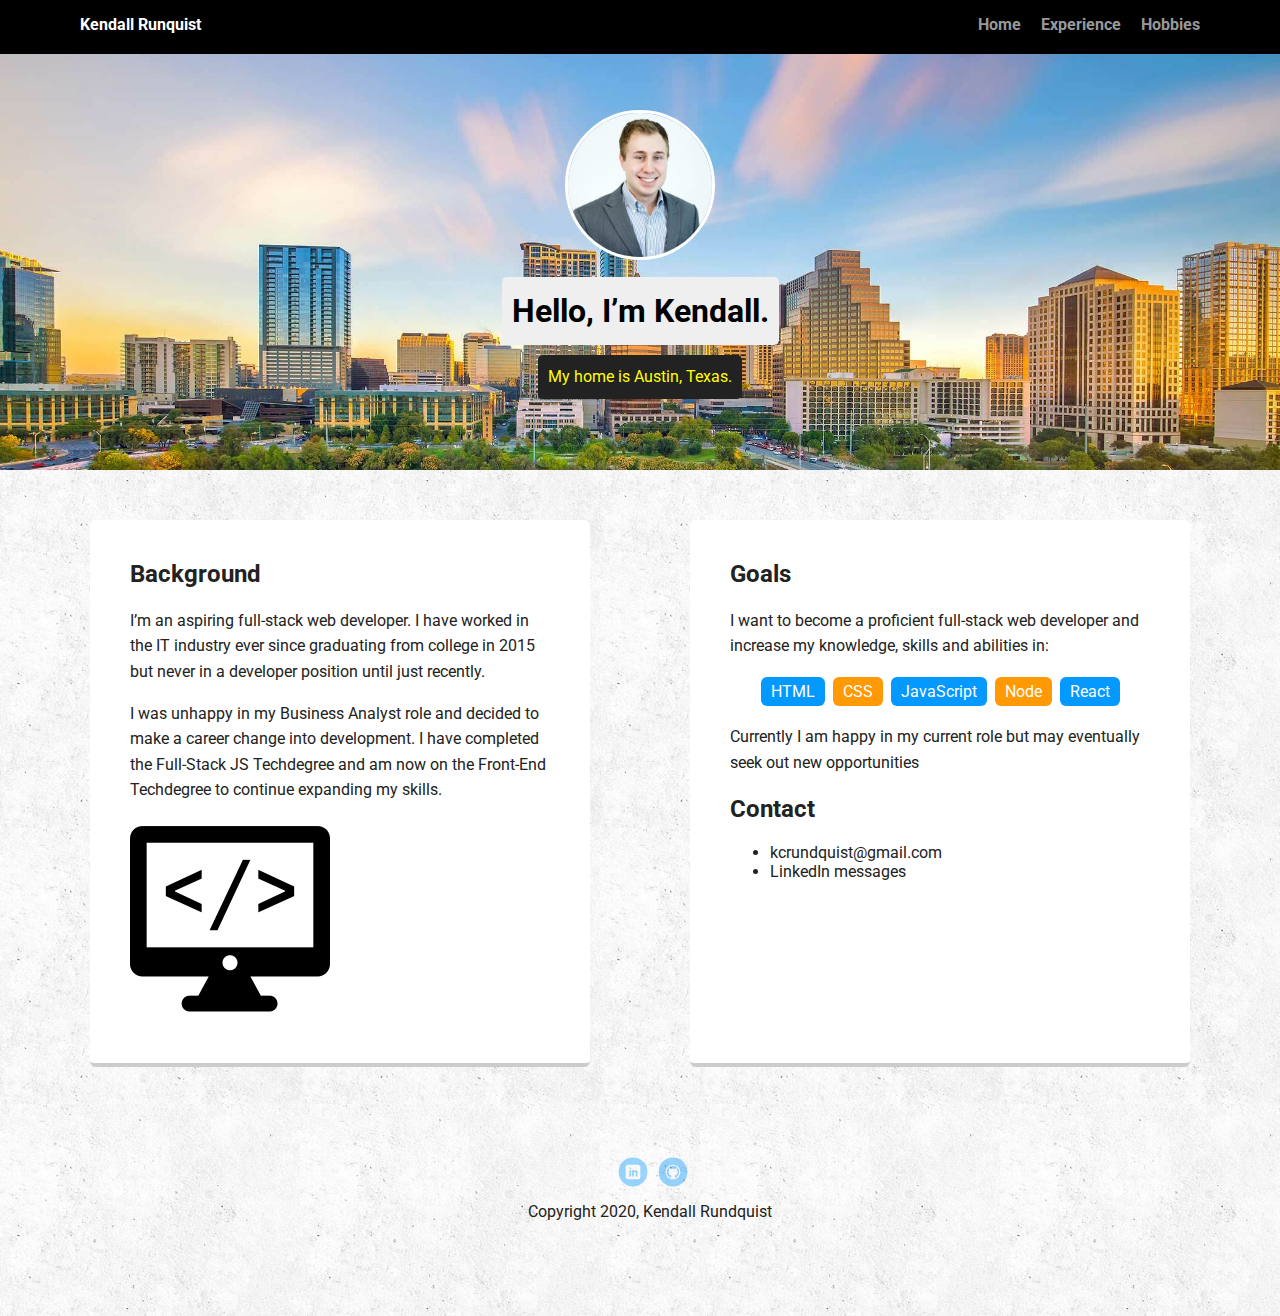
<file: index.html>
<!doctype html>
<html lang="en">
<head>
  <meta charset="utf-8">
  <title>Kendall Rundquist's Profile</title>
  <meta name="viewport" content="width=device-width, initial-scale=1.0">
  <link rel="stylesheet" href="styles.css">
  <link href="https://fonts.googleapis.com/css?family=Muli%7CRoboto:400,300,500,700,900" rel="stylesheet"></head>
  <body>

    <nav class="main-nav">
        <ul class="nav">
          <li class="name">Kendall Runquist</li>
          <li><a href="index.html">Home</a></li>
          <li><a href="experience.html">Experience</a></li>
          <li><a href="hobbies.html">Hobbies</a></li>
        </ul>
      </nav>

    <header>
      <img src="images/profile.jpg" alt="Picture of Kendall Rundquist" class="profile-image">
      <h1 class="tag name">Hello, I’m Kendall.</h1>
      <p class="tag location">My home is Austin, Texas.</p>
    </header>

    <main class="flex">
      <section class="card">
        <h2>Background</h2>
        <p>I’m an aspiring full-stack web developer. I have worked in the IT industry ever since graduating from college in 2015 but never in a developer position until just recently.</p>
        <p>I was unhappy in my Business Analyst role and decided to make a career change into development.  I have completed the Full-Stack JS Techdegree and am now on the Front-End Techdegree to continue expanding my skills.</p>
        <img src="images/1091920-200.png"/>
      </section> 

      <section class="card">
        <h2>Goals</h2>
        <p>I want to become a proficient full-stack web developer and increase my knowledge, skills and abilities in:</p>
        <ul class="skills">
          <li>HTML</li>
          <li>CSS</li>
          <li>JavaScript</li>
          <li>Node</li>
          <li>React</li>
        </ul>
        <p>Currently I am happy in my current role but may eventually seek out new opportunities</p>
        <h2>Contact</h2>
        <ul>
          <li>kcrundquist@gmail.com</li>
          <li>LinkedIn messages</li>
        </ul>
      </section> 

    </main>
    <footer>
      <ul>
        <li><a href="https://www.linkedin.com/in/kendall-rundquist-ab665467/" class="social linkedin" target="_blank">LinkedIn</a></li>
        <li><a href="https://github.com/Tythyrn" class="social github" target="_blank">Github</a></li>
      </ul>
      <p class="copyright">Copyright 2020, Kendall Rundquist</p>
    </footer>
  </body>
  </html>
</file>
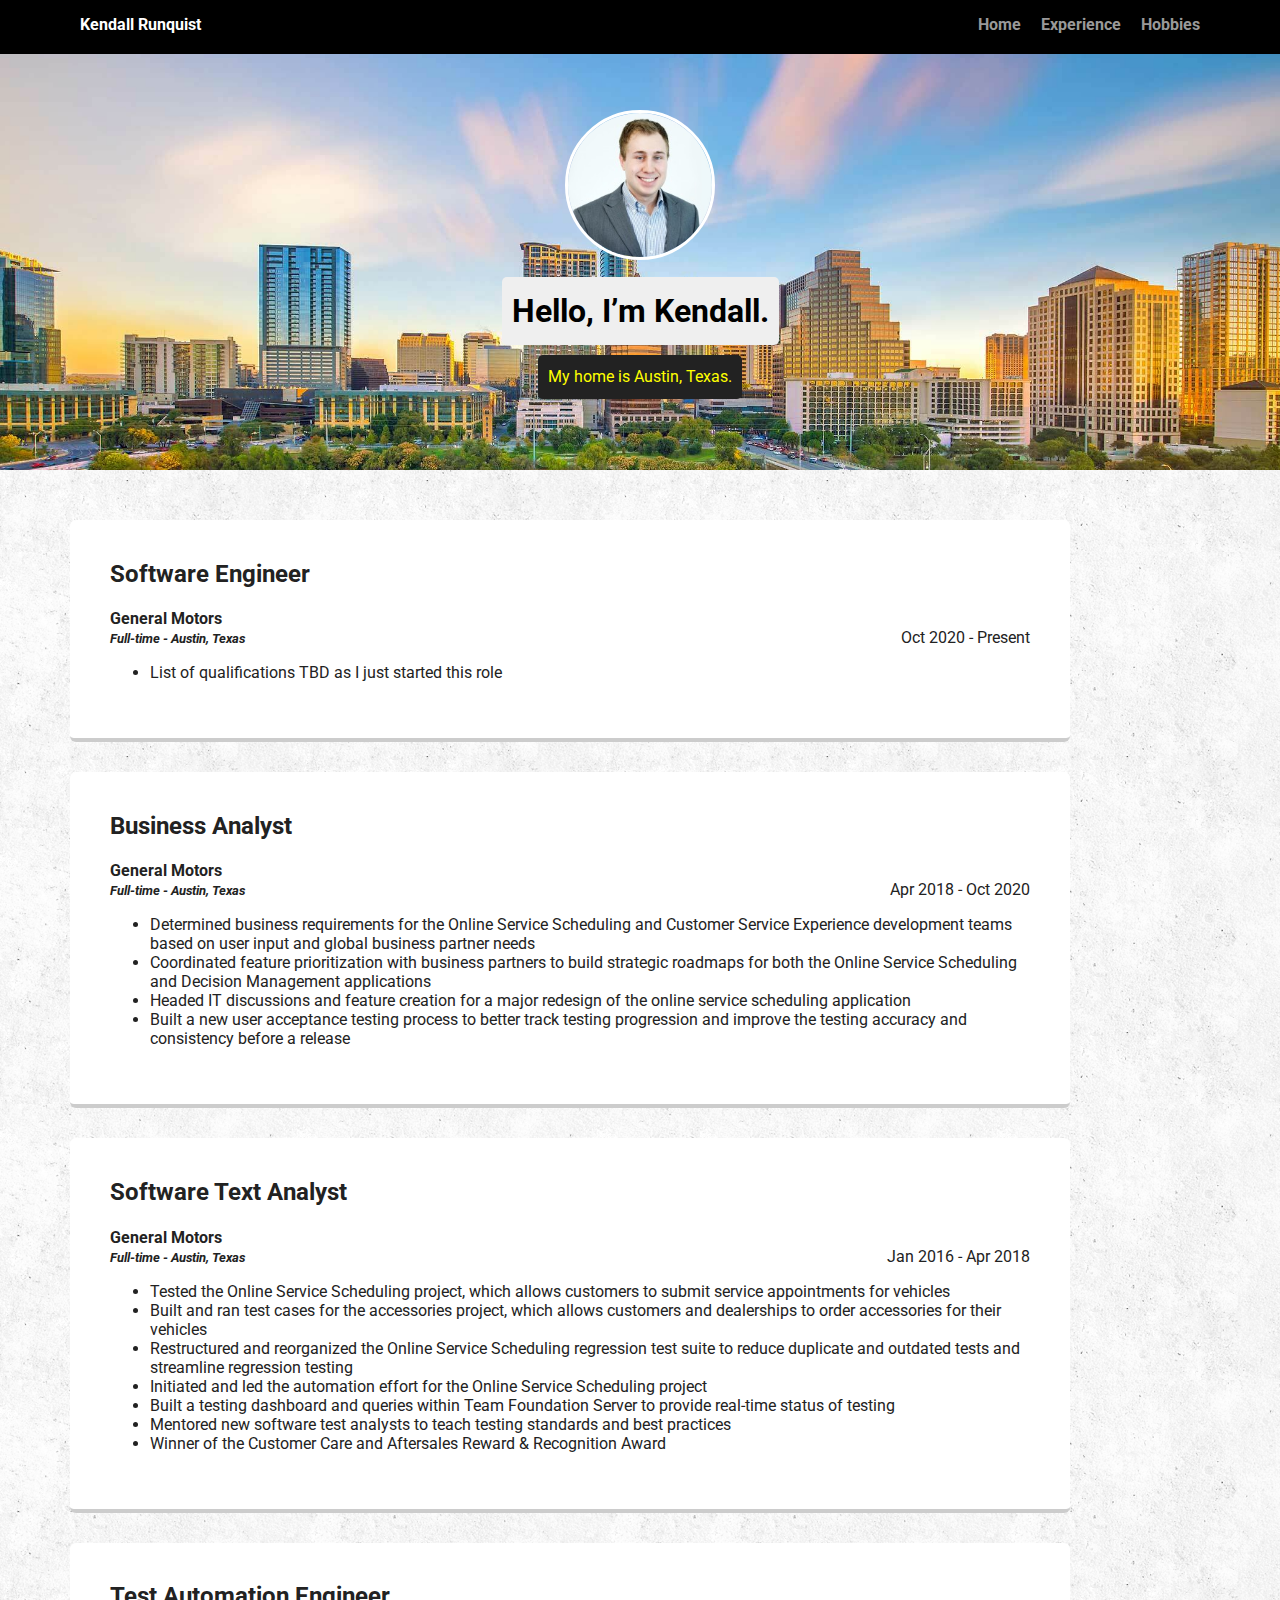
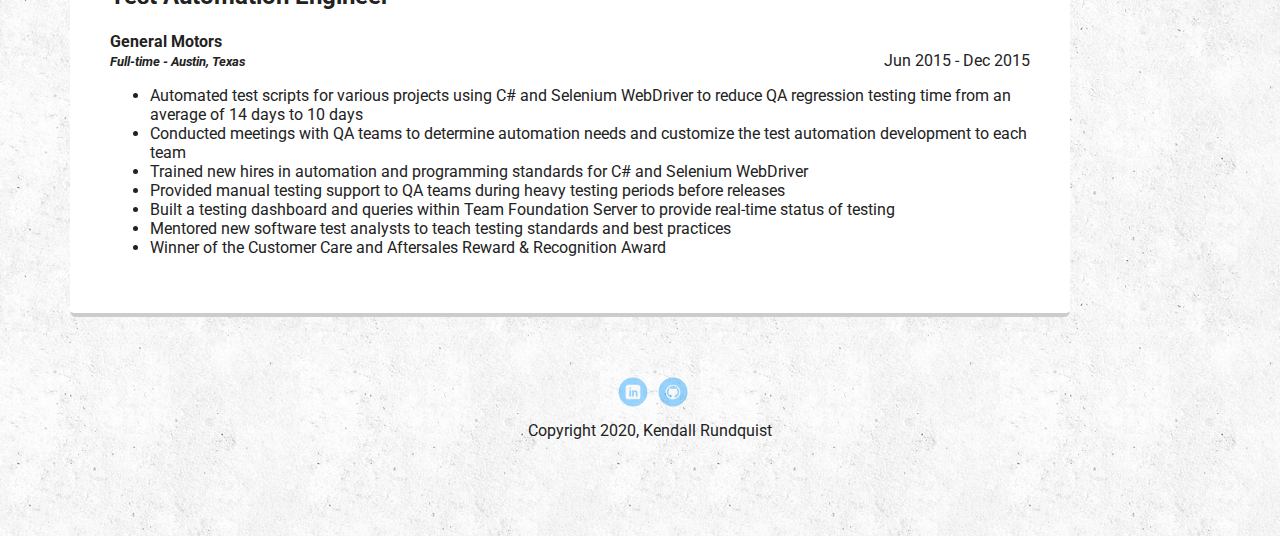
<file: experience.html>
<!doctype html>
<html lang="en">
<head>
  <meta charset="utf-8">
  <title>Kendall Rundquist's Profile</title>
  <meta name="viewport" content="width=device-width, initial-scale=1.0">
  <link rel="stylesheet" href="styles.css">
  <link href="https://fonts.googleapis.com/css?family=Muli%7CRoboto:400,300,500,700,900" rel="stylesheet"></head>
  <body>

    <nav class="main-nav">
        <ul class="nav">
          <li class="name">Kendall Runquist</li>
          <li><a href="index.html">Home</a></li>
          <li><a href="experience.html">Experience</a></li>
          <li><a href="hobbies.html">Hobbies</a></li>
        </ul>
      </nav>

    <header>
      <img src="images/profile.jpg" alt="Picture of Kendall Rundquist" class="profile-image">
      <h1 class="tag name">Hello, I’m Kendall.</h1>
      <p class="tag location">My home is Austin, Texas.</p>
    </header>

    <main class="flex-exp">
      <section class="exp-card">
        <h2>Software Engineer</h2>
        <h4>General Motors</h4>
        <h5><em>Full-time - Austin, Texas</em></h5><span class="rightalign">Oct 2020 - Present</span>
        <ul>
          <li>List of qualifications TBD as I just started this role</li>
        </ul>
      </section>
      <section class="exp-card">
        <h2>Business Analyst</h2>
        <h4>General Motors</h4>
        <h5><em>Full-time - Austin, Texas</em></h5><span class="rightalign">Apr 2018 - Oct 2020</span>
        <ul>
          <li>Determined business requirements for the Online Service Scheduling and Customer Service Experience development teams based on user input and global business partner needs</li>
          <li>Coordinated feature prioritization with business partners to build strategic roadmaps for both the Online Service Scheduling and Decision Management applications</li>
          <li>Headed IT discussions and feature creation for a major redesign of the online service scheduling application</li>
          <li>Built a new user acceptance testing process to better track testing progression and improve the testing accuracy and consistency before a release</li>
        </ul>
      </section>
      <section class="exp-card">
        <h2>Software Text Analyst</h2>
        <h4>General Motors</h4>
        <h5><em>Full-time - Austin, Texas</em></h5><span class="rightalign">Jan 2016 - Apr 2018</span>
        <ul>
          <li>Tested the Online Service Scheduling project, which allows customers to submit service appointments for vehicles</li>
          <li>Built and ran test cases for the accessories project, which allows customers and dealerships to order accessories for their vehicles</li>
          <li>Restructured and reorganized the Online Service Scheduling regression test suite to reduce duplicate and outdated tests and streamline regression testing</li>
          <li>Initiated and led the automation effort for the Online Service Scheduling project</li>
          <li>Built a testing dashboard and queries within Team Foundation Server to provide real-time status of testing</li>
          <li>Mentored new software test analysts to teach testing standards and best practices</li>
          <li>Winner of the Customer Care and Aftersales Reward & Recognition Award</li>
        </ul>
      </section>
      <section class="exp-card">
        <h2>Test Automation Engineer</h2>
        <h4>General Motors</h4>
        <h5><em>Full-time - Austin, Texas</em></h5><span class="rightalign">Jun 2015 - Dec 2015</span>
        <ul>
          <li>Automated test scripts for various projects using C# and Selenium WebDriver to reduce QA regression testing time from an average of 14 days to 10 days</li>
          <li>Conducted meetings with QA teams to determine automation needs and customize the test automation development to each team</li>
          <li>Trained new hires in automation and programming standards for C# and Selenium WebDriver</li>
          <li>Provided manual testing support to QA teams during heavy testing periods before releases</li>
          <li>Built a testing dashboard and queries within Team Foundation Server to provide real-time status of testing</li>
          <li>Mentored new software test analysts to teach testing standards and best practices</li>
          <li>Winner of the Customer Care and Aftersales Reward & Recognition Award</li>
        </ul>
      </section>
    </main>
    <footer>
      <ul>
        <li><a href="https://www.linkedin.com/in/kendall-rundquist-ab665467/" class="social linkedin" target="_blank">LinkedIn</a></li>
        <li><a href="https://github.com/Tythyrn" class="social github" target="_blank">Github</a></li>
      </ul>
      <p class="copyright">Copyright 2020, Kendall Rundquist</p>
    </footer>
  </body>
</html>
</file>
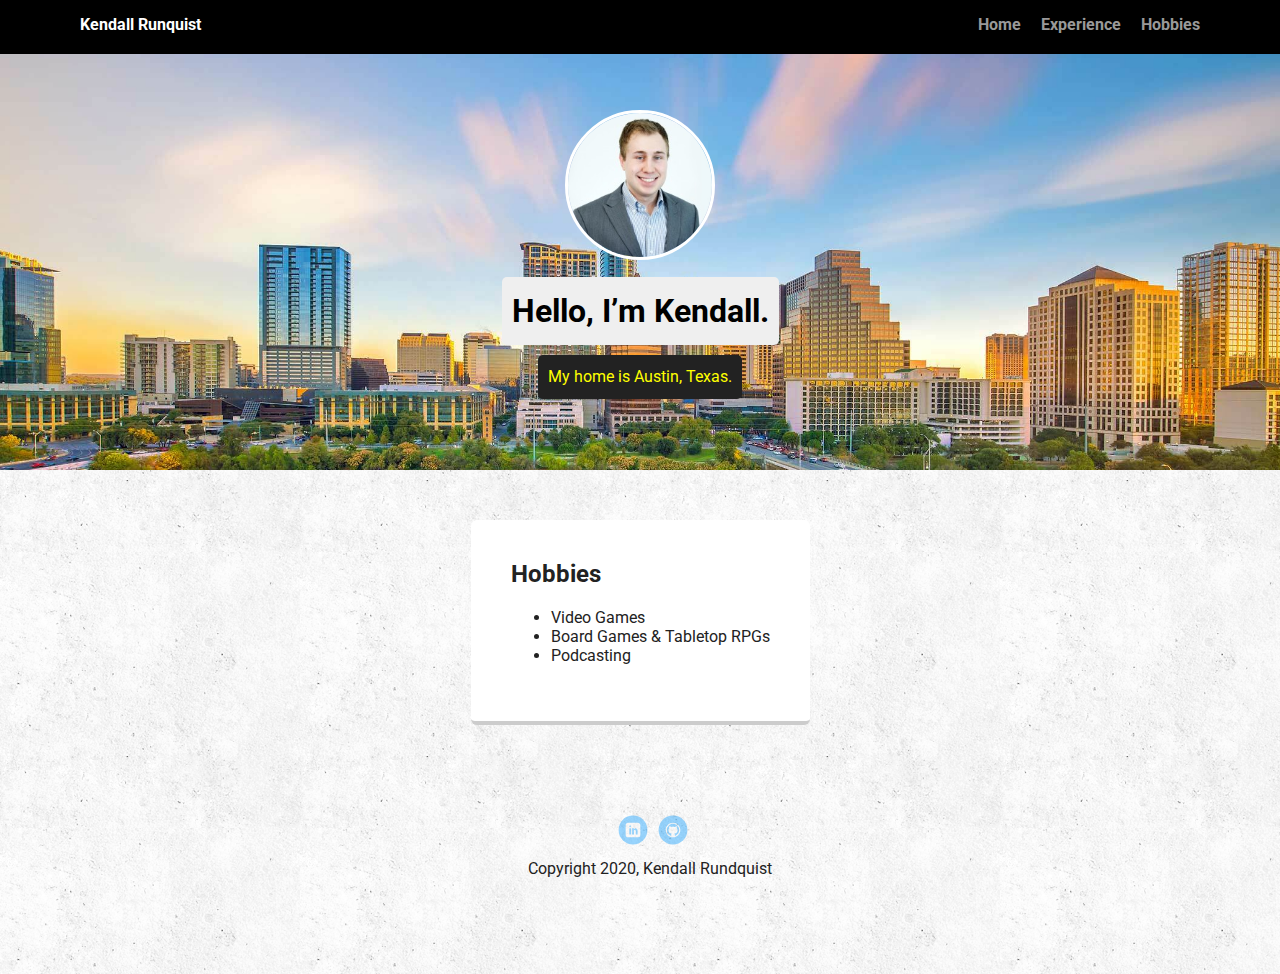
<file: hobbies.html>
<!doctype html>
<html lang="en">
<head>
  <meta charset="utf-8">
  <title>Kendall Rundquist's Profile</title>
  <meta name="viewport" content="width=device-width, initial-scale=1.0">
  <link rel="stylesheet" href="styles.css">
  <link href="https://fonts.googleapis.com/css?family=Muli%7CRoboto:400,300,500,700,900" rel="stylesheet"></head>
  <body>

    <nav class="main-nav">
        <ul class="nav">
          <li class="name">Kendall Runquist</li>
          <li><a href="index.html">Home</a></li>
          <li><a href="experience.html">Experience</a></li>
          <li><a href="hobbies.html">Hobbies</a></li>
        </ul>
      </nav>

    <header>
      <img src="images/profile.jpg" alt="Picture of Kendall Rundquist" class="profile-image">
      <h1 class="tag name">Hello, I’m Kendall.</h1>
      <p class="tag location">My home is Austin, Texas.</p>
    </header>

    <main class="flex">
      <section class="card">
        <h2>Hobbies</h2>
        <ul>
          <li>Video Games</li>
          <li>Board Games & Tabletop RPGs</li>
          <li>Podcasting</li>
        </ul>
      </section>
    </main>
    <footer>
      <ul>
        <li><a href="https://www.linkedin.com/in/kendall-rundquist-ab665467/" class="social linkedin" target="_blank">LinkedIn</a></li>
        <li><a href="https://github.com/Tythyrn" class="social github" target="_blank">Github</a></li>
      </ul>
      <p class="copyright">Copyright 2020, Kendall Rundquist</p>
    </footer>
  </body>
</html>
</file>
<file: styles.css>
/* Global Layout Set-up */
* { 
  box-sizing: border-box;
}
  
body {
  margin: 0;
  padding: 0;
  text-align: center;
  font-family: 'Roboto', sans-serif;
  color: #222;
  background: #f7f5f0;
}
/* Link Styles */

a {
  text-decoration: none;
  color: #999;
}
a:hover {
  color: #6633ff;
}

/* Section Styles */

body {
  background: url('images/201.png');
}

.main-nav {
  width: 100%;
  background: black;
  min-height: 30px;
  padding: 10px;
  position: fixed;
  text-align: center;
}
.nav {
  display: flex;
  justify-content: space-around;
  font-weight: 700;
  list-style-type: none;
  margin: 0 auto;
  padding: 0;
}

.nav .name {
    display: block;
    margin-right: auto;
    color: white;
}
.nav li {
  padding: 5px 10px 10px 10px;
}
.nav a {
  transition: all .5s;
}
.nav a:hover {
  color: white
}

header {
  text-align: center;
  background: url('images/austin.jpg') no-repeat top center ;
  background-size: cover;
  overflow: hidden;
  padding-top: 60px;
}
header {
  line-height: 1.5;
}
header .profile-image {
  margin-top: 50px;
  width: 150px;
  height: 150px;
  border-radius: 50%;
  border: 3px solid white;
  transition: all 1s;
}
header .profile-image:hover {
  transform: scale(1.5) rotate(360deg);
}
.tag {
  background-color: #efefef;
  color: black;
  padding: 10px;
  border-radius: 5px;
  display: table;
  margin: 10px auto;
} 
.location {
  background-color: #222;
  color: yellow;
}
.card {
  margin: 30px;
  padding: 20px 40px 40px;
  max-width: 500px;
  text-align: left;
  background: #fff;
  border-bottom: 4px solid #ccc;
  border-radius: 6px;
  transition: all .5s;
}
.card:hover {
  border-color: #ff99ff;
}

.exp-container {
  margin: 0 auto;
}

.exp-card {
  margin: 30px;
  padding: 20px 40px 40px;
  max-width: 1000px;
  text-align: left;
  background: #fff;
  border-bottom: 4px solid #ccc;
  border-radius: 6px;
  transition: all .5s;
}
.exp-card:hover {
  border-color: #ff99ff;
}

h5 {
  display: inline;
  margin-bottom: 0px;
}

h4 {
  margin-bottom: 0px;
}

.flex-exp {
  max-width: 1200px;
  height: auto;
  margin: 0 auto;
}

.rightalign {
  float: right;
}

ul.skills {
  padding: 0;
  text-align: center;
}

.skills li {
  border-radius: 6px;
  display: inline-block;
  background: #ff9904;
  color: white;
  padding: 5px 10px;
  margin: 2px;
}

.skills li:nth-child(odd) {
  background: #0399ff;
}

footer {
  width: 100%;
  min-height: 30px;
  padding: 20px 0 40px 20px;
}

footer .copyright {
  top: -8px;
  font-size: .75em;
}

footer ul {
  list-style-type: none;
  margin: 0;
  padding: 0;
}

footer ul li {
  display: inline-block;
}

a.social {
  display: inline-block;
  text-indent: -9999px;
  margin-left: 5px;
  width: 30px;
  height: 30px;
  background-size: 30px 30px;
  opacity: .4;
  transition: all .5s;
}
a.twitter {
  background-image: url(images/twitter.svg);
}
a.linkedin {
  background-image: url(images/linkedin.svg);
}
a.github {
  background-image: url(images/github.svg);
}
a.social:hover {
  opacity: 1;
}
.clearfix {
  clear: both;
}

/* Styles for larger screens */
@media screen and (min-width: 720px) {
  
  .flex {
      display: -ms-flexbox;      /* TWEENER - IE 10 */
      display: flex; 
      max-width: 1200px;
      -ms-flex-pack: distribute;
      justify-content: space-around;
      margin: 0 auto;
  }

  header {
    min-height: 470px;
  }

  .nav {
    max-width: 1200px;
    padding: 0 30px;
  }


  main {
    padding-top: 20px;
  }

  main p {
    line-height: 1.6em;
  }

  footer {
    font-size: 1.3em;
    max-width: 1200px;
    margin: 40px auto;
  }

}
</file>
